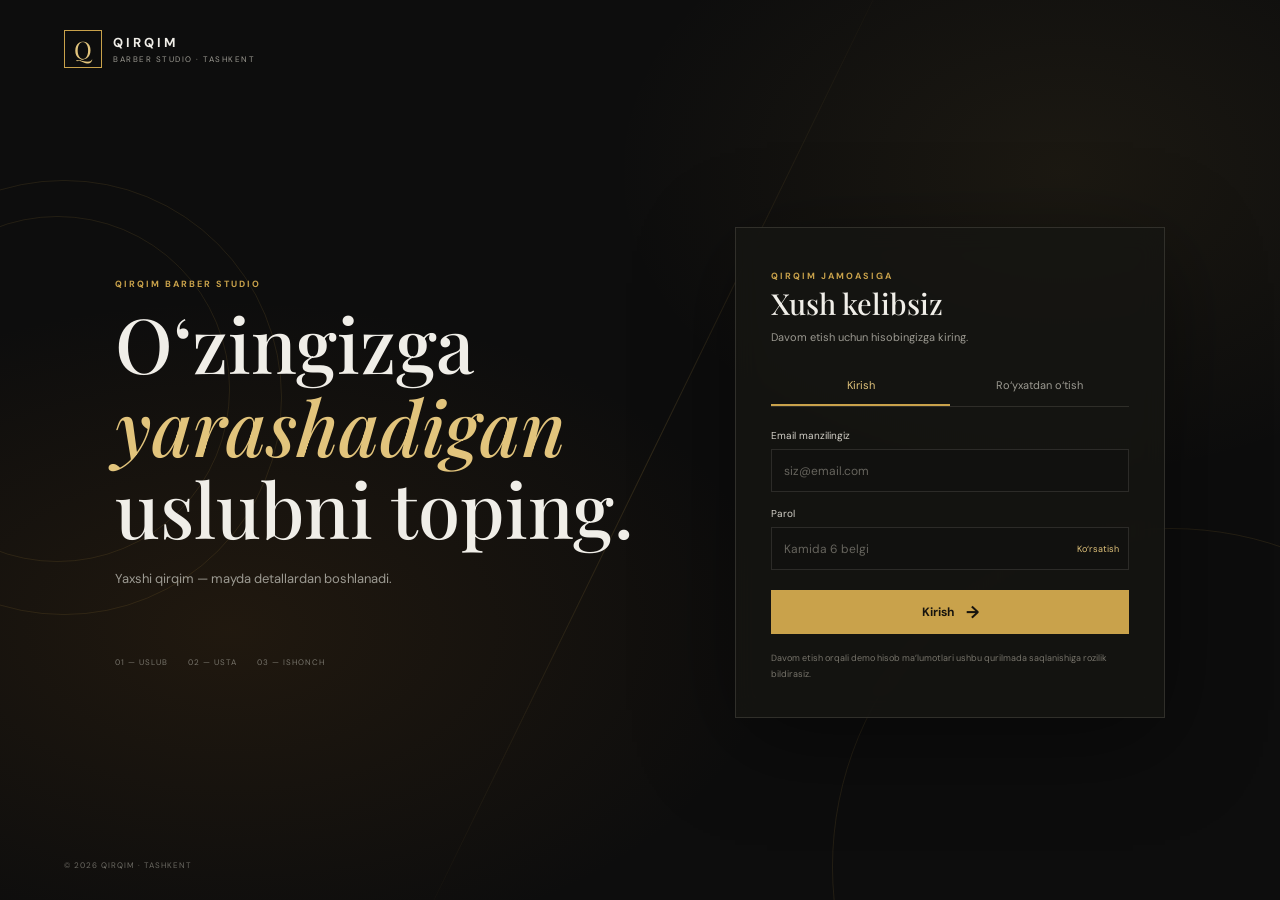
<file: Index.html>
<!doctype html>
<html lang="uz">
<head>
	<meta charset="utf-8">
	<meta name="viewport" content="width=device-width, initial-scale=1">
	<meta name="theme-color" content="#0d0d0d">
	<meta name="description" content="Qirqim — sartaroshxona uslublari galereyasi va navbat olish.">
	<title>Qirqim — Barbershop Studio</title>
	<link rel="preconnect" href="https://fonts.googleapis.com">
	<link rel="preconnect" href="https://fonts.gstatic.com" crossorigin>
	<link href="https://fonts.googleapis.com/css2?family=DM+Sans:wght@400;500;600;700&family=Playfair+Display:wght@500;600;700&display=swap" rel="stylesheet">
	<link rel="stylesheet" href="css/style.css">
	<script src="js/trail.js" defer></script>
	<script src="js/app.js" defer></script>
</head>
<body class="app-page">
	<canvas class="mouse-trail" aria-hidden="true"></canvas>
	<main class="app-shell" hidden>
		<header class="masthead">
			<a class="brand" href="Index.html" aria-label="Qirqim bosh sahifasi">
				<span class="brand-mark" aria-hidden="true">Q</span>
				<span class="brand-copy"><strong>QIRQIM</strong><small>BARBER STUDIO · TASHKENT</small></span>
			</a>
			<div class="header-tools">
				<label class="search-box"><span aria-hidden="true">⌕</span><input id="search-input" type="search" placeholder="Uslub yoki usta izlash" aria-label="Uslub yoki usta izlash"></label>
				<button class="icon-button theme-toggle" id="theme-toggle" type="button" aria-label="Rang rejimini almashtirish" title="Rang rejimini almashtirish">☼</button>
				<button class="avatar-button" id="profile-button" type="button" aria-label="Profil va chiqish"></button>
			</div>
		</header>

		<section class="intro-band">
			<div class="intro-copy"><p class="eyebrow">USLUB — BU IMZO</p><h1>Yangi qiyofangiz<br><em>shu yerdan boshlanadi.</em></h1><p class="intro-note">Ustalar ishlarini kashf eting, yoqqanini saqlang va keyingi tashrifingizni rejalashtiring.</p></div>
			<div class="intro-stamp" aria-hidden="true"><span>EST.</span><strong>2018</strong><i>✳</i></div>
		</section>

		<section class="feed-section page-view" id="view-feed" aria-labelledby="feed-heading">
			<div class="section-heading"><div><p class="eyebrow">STUDIYADAN</p><h2 id="feed-heading">So‘nggi ishlar</h2></div><button class="primary-button create-post-open" type="button"><span aria-hidden="true">＋</span> Post qo‘shish</button></div>
			<div class="feed-controls">
				<div class="filter-list" id="category-filters" aria-label="Kategoriya filtrlari"></div>
				<label class="sort-select"><span>Ko‘rsatish:</span><select id="sort-select" aria-label="Postlarni saralash"><option value="recent">Eng yangi</option><option value="popular">Eng mashhur</option></select></label>
			</div>
			<div class="post-grid" id="post-grid" aria-live="polite"></div>
			<p class="empty-state" id="empty-state" hidden>Bu bo‘limda hozircha post yo‘q.</p>
		</section>

		<section class="feed-section page-view" id="view-saved" aria-labelledby="saved-heading" hidden>
			<div class="section-heading"><div><p class="eyebrow">SIZ UCHUN</p><h2 id="saved-heading">Saqlanganlar</h2></div></div>
			<div class="post-grid" id="saved-grid"></div><p class="empty-state" id="saved-empty">Hali saqlangan ishlar yo‘q.</p>
		</section>

		<section class="booking-section page-view" id="view-booking" aria-labelledby="booking-heading" hidden>
			<div class="booking-copy"><p class="eyebrow">O‘ZINGIZGA VAQT AJRATING</p><h2 id="booking-heading">Navbat<br><em>oling.</em></h2><p>Uslubingizni tanlang, qolganini ustalarimizga qo‘yib bering.</p><div class="booking-detail"><span>⌖</span><div><strong>QIRQIM BARBER STUDIO</strong><small>Toshkent, Shota Rustaveli ko‘chasi</small></div></div></div>
			<form class="booking-form" id="booking-form">
				<label>Usta<select name="barber" required><option value="">Ustani tanlang</option><option>Azizbek Karimov</option><option>Jasur Olimov</option><option>Bekzod Rahimov</option></select></label>
				<label>Xizmat<select name="service" required><option value="">Xizmatni tanlang</option><option>Fade cut · 90 000 so‘m</option><option>Klassik qirqim · 80 000 so‘m</option><option>Soqol parvarishi · 50 000 so‘m</option><option>Soch + soqol · 130 000 so‘m</option></select></label>
				<div class="form-row"><label>Sana<input type="date" name="date" required></label><label>Vaqt<select name="time" required><option value="">Vaqt</option><option>10:00</option><option>11:30</option><option>13:00</option><option>14:30</option><option>16:00</option><option>17:30</option></select></label></div>
				<button class="primary-button" type="submit">Navbatni tasdiqlash <span aria-hidden="true">→</span></button>
				<p class="form-footnote">Bu demo bron. Tasdiqlash uchun studiyamiz siz bilan bog‘lanadi.</p>
			</form>
		</section>

		<section class="team-section page-view" id="view-team" aria-labelledby="team-heading" hidden>
			<div class="section-heading"><div><p class="eyebrow">QO‘LLARIDA SAN’AT</p><h2 id="team-heading">Ustalarimiz</h2></div></div>
			<div class="team-grid" id="team-grid"></div>
		</section>

		<footer class="site-footer"><span>© 2026 Qirqim Barber Studio</span><span>Yaxshi qirqim. Yaxshi kayfiyat.</span></footer>
	</main>

	<nav class="dock" aria-label="Asosiy navigatsiya">
		<button class="dock-link is-active" type="button" data-view="feed" aria-label="Lenta" aria-current="page"><span aria-hidden="true">⌂</span><small>Lenta</small></button>
		<button class="dock-link" type="button" data-view="saved" aria-label="Saqlanganlar"><span aria-hidden="true">♡</span><small>Saqlangan</small></button>
		<button class="dock-link dock-create create-post-open" type="button" aria-label="Yangi post"><span aria-hidden="true">＋</span></button>
		<button class="dock-link" type="button" data-view="booking" aria-label="Navbat olish"><span aria-hidden="true">◷</span><small>Navbat</small></button>
		<button class="dock-link" type="button" data-view="team" aria-label="Ustalar"><span aria-hidden="true">♙</span><small>Ustalar</small></button>
	</nav>

	<dialog class="modal" id="post-modal" aria-labelledby="post-modal-title">
		<form class="modal-content" id="post-form">
			<div class="modal-heading"><div><p class="eyebrow">STUDIYAGA ULASHING</p><h2 id="post-modal-title">Yangi post</h2></div><button class="icon-button modal-close" type="button" aria-label="Yopish">×</button></div>
			<label class="upload-field" for="post-image"><span class="upload-icon" aria-hidden="true">↥</span><strong>Rasm tanlang</strong><small>JPG yoki PNG · qurilmangizdan</small><img id="image-preview" alt="Tanlangan rasm ko‘rinishi" hidden></label>
			<input id="post-image" name="image" type="file" accept="image/*" required class="visually-hidden">
			<label>Sarlavha<input name="title" type="text" maxlength="60" placeholder="Masalan: Textured crop" required></label>
			<label>Kategoriya<select name="category" required><option value="">Kategoriyani tanlang</option><option>Fade</option><option>Undercut</option><option>Klassik</option><option>Soqol</option><option>Bolalar uchun</option></select></label>
			<button class="primary-button" type="submit">Postni ulashish <span aria-hidden="true">→</span></button>
		</form>
	</dialog>
	<dialog class="lightbox" id="lightbox" aria-label="Rasmni kattalashtirib ko‘rish"><button class="lightbox-close" type="button" aria-label="Yopish">×</button><img id="lightbox-image" alt=""></dialog>
	<div class="toast-region" id="toast-region" aria-live="polite" aria-atomic="true"></div>
</body>
</html>
</file>
<file: css/style.css>
:root {
  color-scheme: dark;
  --ink: #0d0d0d;
  --surface: #151513;
  --surface-raised: #1d1c19;
  --line: rgba(235, 230, 216, .12);
  --text: #f0eee8;
  --muted: #9c9a92;
  --gold: #c9a24b;
  --gold-light: #e2c47c;
  --red: #d66b61;
  --serif: "Playfair Display", Georgia, serif;
  --sans: "DM Sans", sans-serif;
  font-family: var(--sans);
  background: var(--ink);
  color: var(--text);
  font-synthesis: none;
  text-rendering: optimizeLegibility;
}

* { box-sizing: border-box; }
html { min-width: 320px; scroll-behavior: smooth; }
body { min-width: 320px; margin: 0; background: var(--ink); color: var(--text); font-family: var(--sans); }
button, input, select { font: inherit; }
button { color: inherit; }
button:focus-visible, a:focus-visible, input:focus-visible, select:focus-visible { outline: 2px solid var(--gold-light); outline-offset: 3px; }
[hidden] { display: none !important; }
.mouse-trail { position: fixed; inset: 0; width: 100%; height: 100%; z-index: 20; pointer-events: none; }
.app-shell { width: min(1120px, calc(100% - 44px)); margin: 0 auto; padding-bottom: 125px; animation: page-in .6s ease both; }
.masthead { min-height: 84px; border-bottom: 1px solid var(--line); display: flex; align-items: center; justify-content: space-between; gap: 20px; }
.brand, .auth-brand { display: inline-flex; align-items: center; gap: 11px; color: inherit; text-decoration: none; }
.brand-mark { width: 38px; height: 38px; border: 1px solid var(--gold); color: var(--gold-light); display: grid; place-items: center; font-family: var(--serif); font-size: 24px; }
.brand-copy { display: grid; gap: 3px; }
.brand-copy strong { font-size: 13px; letter-spacing: 3px; }
.brand-copy small { color: var(--muted); font-size: 8px; letter-spacing: 1.5px; }
.header-tools { display: flex; align-items: center; gap: 12px; }
.search-box { width: min(270px, 30vw); height: 38px; display: flex; align-items: center; gap: 8px; border-bottom: 1px solid var(--line); color: var(--muted); }
.search-box > span { font-size: 25px; line-height: 1; transform: rotate(-20deg); }
.search-box input { width: 100%; border: 0; outline: 0; color: var(--text); background: transparent; font-size: 12px; }
.search-box input::placeholder { color: #77766f; }
.icon-button, .avatar-button { width: 38px; height: 38px; border: 1px solid var(--line); border-radius: 50%; display: grid; place-items: center; background: transparent; cursor: pointer; transition: .2s ease; }
.icon-button:hover, .avatar-button:hover { border-color: var(--gold); color: var(--gold-light); }
.theme-toggle { font-size: 18px; }
.avatar-button { border-color: var(--gold); color: var(--gold-light); font-family: var(--serif); font-size: 16px; }
.intro-band { min-height: 330px; padding: 70px 6.5% 55px; border-bottom: 1px solid var(--line); position: relative; overflow: hidden; }
.intro-band::after { content: ""; position: absolute; width: 340px; height: 340px; right: 7%; top: -70px; border: 1px solid rgba(201,162,75,.16); border-radius: 50%; box-shadow: 0 0 0 36px rgba(201,162,75,.025), 0 0 0 72px rgba(201,162,75,.018); pointer-events: none; }
.eyebrow { margin: 0 0 12px; color: var(--gold); font-size: 9px; font-weight: 700; letter-spacing: 2px; }
h1, h2, p { margin-top: 0; }
.intro-copy h1, .auth-editorial h1 { margin: 0; font-family: var(--serif); font-size: clamp(36px, 5vw, 58px); font-weight: 500; line-height: 1.13; }
.intro-copy h1 em, .booking-copy h2 em, .auth-editorial h1 em { color: var(--gold-light); font-weight: 500; }
.intro-note { max-width: 390px; margin: 18px 0 0; color: var(--muted); font-size: 13px; line-height: 1.8; }
.intro-stamp { position: absolute; right: 12%; bottom: 42px; z-index: 1; display: grid; justify-items: center; color: var(--gold); transform: rotate(9deg); }
.intro-stamp span { font-size: 8px; letter-spacing: 3px; }
.intro-stamp strong { font-family: var(--serif); font-size: 27px; font-weight: 500; }
.intro-stamp i { font-style: normal; font-size: 17px; }
.feed-section, .team-section { padding-top: 48px; }
.section-heading { display: flex; align-items: end; justify-content: space-between; gap: 16px; margin-bottom: 27px; }
.section-heading .eyebrow { margin-bottom: 7px; }
.section-heading h2, .booking-copy h2 { margin: 0; font-family: var(--serif); font-size: 34px; font-weight: 500; }
.primary-button { min-height: 44px; padding: 0 18px; border: 1px solid var(--gold); background: var(--gold); color: #17140e; display: inline-flex; align-items: center; justify-content: center; gap: 12px; font-size: 12px; font-weight: 700; cursor: pointer; transition: background .2s, color .2s, transform .2s; }
.primary-button:hover { background: transparent; color: var(--gold-light); transform: translateY(-2px); }
.primary-button span { font-size: 17px; }
.feed-controls { display: flex; justify-content: space-between; align-items: center; gap: 16px; margin-bottom: 22px; }
.filter-list { display: flex; gap: 6px; overflow-x: auto; scrollbar-width: none; }
.filter-list::-webkit-scrollbar { display: none; }
.filter-button { flex: 0 0 auto; padding: 8px 13px; border: 1px solid transparent; background: transparent; color: var(--muted); font-size: 11px; cursor: pointer; }
.filter-button:hover, .filter-button.is-active { border-color: rgba(201,162,75,.55); color: var(--gold-light); }
.sort-select { display: flex; align-items: center; gap: 8px; flex: 0 0 auto; color: var(--muted); font-size: 10px; }
.sort-select select, .booking-form select, .booking-form input, .modal-content input:not([type=file]), .modal-content select { min-height: 40px; padding: 0 11px; border: 1px solid var(--line); border-radius: 0; color: var(--text); background: var(--surface); }
.sort-select select { padding: 0 8px; border: 0; font-size: 11px; }
.post-grid { display: grid; grid-template-columns: repeat(3, minmax(0, 1fr)); gap: 24px 18px; }
.post-card { min-width: 0; opacity: 0; transform: translateY(14px); transition: opacity .55s ease, transform .55s ease; }
.post-card.is-visible { opacity: 1; transform: translateY(0); }
.post-media { aspect-ratio: 4 / 4.65; position: relative; overflow: hidden; background: #22211d; cursor: zoom-in; }
.post-media > img { width: 100%; height: 100%; object-fit: cover; display: block; transition: transform .6s cubic-bezier(.2,.7,.2,1), filter .3s; }
.post-card:hover .post-media > img { transform: scale(1.045); filter: brightness(.82); }
.post-category { position: absolute; left: 12px; top: 12px; padding: 6px 9px; color: #fff; background: rgba(13,13,13,.7); font-size: 9px; letter-spacing: .8px; }
.double-like { position: absolute; inset: 0; display: grid; place-items: center; color: white; font-size: 72px; opacity: 0; transform: scale(.45); text-shadow: 0 4px 20px #000; pointer-events: none; }
.double-like.pop { animation: heart-pop .75s ease; }
.post-details { padding: 14px 1px 0; }
.post-title-row { display: flex; justify-content: space-between; align-items: start; gap: 8px; }
.post-title { margin: 0; font-family: var(--serif); font-size: 19px; font-weight: 500; }
.save-button { border: 0; padding: 0 2px; color: var(--muted); background: transparent; font-size: 21px; line-height: 1; cursor: pointer; }
.save-button.is-saved { color: var(--gold-light); }
.post-author { margin: 7px 0 13px; display: flex; align-items: center; gap: 8px; color: var(--muted); font-size: 10px; }
.author-avatar { width: 23px; height: 23px; display: grid; place-items: center; border: 1px solid rgba(201,162,75,.5); border-radius: 50%; color: var(--gold-light); font-family: var(--serif); font-size: 12px; }
.post-date { margin-left: auto; font-size: 9px; }
.post-actions { display: flex; align-items: center; gap: 15px; border-top: 1px solid var(--line); padding-top: 10px; }
.like-button, .comment-toggle { display: inline-flex; align-items: center; gap: 5px; padding: 0; border: 0; color: var(--muted); background: transparent; font-size: 11px; cursor: pointer; }
.like-button span { font-size: 19px; transition: transform .2s, color .2s; }
.like-button.is-liked { color: #df8374; }
.like-button.is-liked span { color: #df8374; animation: heart-pop .35s ease; }
.comment-toggle { margin-left: auto; }
.comments-panel { margin-top: 12px; padding-top: 10px; border-top: 1px solid var(--line); }
.comment-list { display: grid; gap: 9px; max-height: 120px; overflow: auto; }
.comment-item { display: grid; grid-template-columns: 1fr auto; gap: 4px; font-size: 10px; }
.comment-item p { grid-column: 1 / -1; margin: 0; color: #c7c4bc; line-height: 1.5; overflow-wrap: anywhere; }
.comment-meta { color: var(--gold-light); }
.comment-time { color: var(--muted); font-size: 9px; }
.comment-delete { grid-column: 2; grid-row: 1; padding: 0; border: 0; color: var(--muted); background: none; cursor: pointer; }
.comment-form { display: flex; gap: 7px; margin-top: 10px; }
.comment-form input { min-width: 0; flex: 1; padding: 8px 0; border: 0; border-bottom: 1px solid var(--line); color: var(--text); background: transparent; font-size: 10px; }
.comment-form button { border: 0; color: var(--gold-light); background: transparent; font-size: 10px; cursor: pointer; }
.empty-state { padding: 44px 0; color: var(--muted); text-align: center; font-family: var(--serif); font-size: 19px; }
.booking-section { min-height: 520px; padding: 70px 7%; display: grid; grid-template-columns: 1fr minmax(300px, 420px); gap: 12%; align-items: center; border-bottom: 1px solid var(--line); }
.booking-copy h2 { font-size: 52px; line-height: 1.15; }
.booking-copy > p:not(.eyebrow) { max-width: 290px; margin: 17px 0 35px; color: var(--muted); font-size: 12px; line-height: 1.8; }
.booking-detail { display: flex; align-items: center; gap: 12px; color: var(--gold-light); }
.booking-detail > span { font-size: 23px; }
.booking-detail div { display: grid; gap: 5px; }
.booking-detail strong { font-size: 9px; letter-spacing: 1px; }
.booking-detail small { color: var(--muted); font-size: 10px; }
.booking-form, .modal-content { display: grid; gap: 16px; }
.booking-form label, .modal-content > label:not(.upload-field) { display: grid; gap: 7px; color: #c9c6bd; font-size: 10px; }
.booking-form select, .booking-form input, .modal-content input:not([type=file]), .modal-content select { width: 100%; }
.booking-form select:focus, .booking-form input:focus, .modal-content input:focus, .modal-content select:focus { border-color: var(--gold); outline: none; }
.booking-form option, .modal-content option { background: var(--surface); }
.form-row { display: grid; grid-template-columns: 1fr 1fr; gap: 12px; }
.booking-form .primary-button { width: 100%; margin-top: 3px; }
.form-footnote { margin: -7px 0 0; color: var(--muted); font-size: 9px; line-height: 1.6; text-align: center; }
.team-grid { display: grid; grid-template-columns: repeat(3, 1fr); gap: 18px; }
.team-card { padding: 25px; border: 1px solid var(--line); background: linear-gradient(140deg, rgba(201,162,75,.06), transparent 55%); }
.team-portrait { width: 64px; height: 64px; margin-bottom: 22px; display: grid; place-items: center; border: 1px solid var(--gold); border-radius: 50%; color: var(--gold-light); font-family: var(--serif); font-size: 26px; }
.team-card h3 { margin: 0 0 5px; font-family: var(--serif); font-size: 21px; font-weight: 500; }
.team-card p { margin: 0; color: var(--muted); font-size: 10px; }
.team-rating { margin-top: 17px; color: var(--gold-light); font-size: 10px; }
.site-footer { display: flex; justify-content: space-between; gap: 12px; margin: 55px 0 20px; color: #6f6e68; font-size: 9px; letter-spacing: .3px; }
.dock { position: fixed; z-index: 10; bottom: max(20px, env(safe-area-inset-bottom)); left: 50%; transform: translateX(-50%); display: flex; align-items: center; gap: 5px; padding: 8px; border: 1px solid rgba(255,255,255,.13); border-radius: 18px; background: rgba(28,27,24,.82); box-shadow: 0 16px 45px rgba(0,0,0,.4); backdrop-filter: blur(18px); -webkit-backdrop-filter: blur(18px); }
.dock-link { width: 58px; height: 54px; display: grid; align-content: center; justify-items: center; gap: 2px; border: 0; border-radius: 12px; color: var(--muted); background: transparent; cursor: pointer; transition: transform .2s, color .2s, background .2s; }
.dock-link > span { font-size: 21px; line-height: 1; }
.dock-link small { font-size: 8px; }
.dock-link:hover { transform: translateY(-4px) scale(1.08); color: var(--gold-light); }
.dock-link.is-active { color: var(--gold-light); background: rgba(201,162,75,.12); }
.dock-link.dock-create { width: 53px; height: 53px; margin: -12px 3px 0; border: 1px solid var(--gold); border-radius: 50%; color: #16130d; background: var(--gold); }
.dock-link.dock-create span { font-size: 27px; }
.modal { width: min(460px, calc(100% - 28px)); max-height: 90vh; padding: 0; border: 1px solid var(--line); color: var(--text); background: var(--surface); }
.modal::backdrop { background: rgba(0,0,0,.76); backdrop-filter: blur(5px); }
.modal-content { padding: 27px; }
.modal-heading { display: flex; align-items: center; justify-content: space-between; margin-bottom: 5px; }
.modal-heading .eyebrow { margin-bottom: 5px; }
.modal-heading h2 { margin: 0; font-family: var(--serif); font-weight: 500; }
.modal-close { font-size: 24px; }
.upload-field { min-height: 130px; position: relative; display: grid; justify-items: center; align-content: center; gap: 6px; overflow: hidden; border: 1px dashed rgba(201,162,75,.55); color: var(--text); background: rgba(201,162,75,.035); cursor: pointer; }
.upload-field .upload-icon { color: var(--gold-light); font-size: 23px; }
.upload-field strong { font-size: 11px; }
.upload-field small { color: var(--muted); font-size: 9px; }
.upload-field img { position: absolute; inset: 0; width: 100%; height: 100%; object-fit: cover; }
.visually-hidden { position: absolute; width: 1px; height: 1px; overflow: hidden; clip: rect(0,0,0,0); white-space: nowrap; }
.lightbox { width: auto; max-width: min(92vw, 1000px); max-height: 92vh; padding: 0; overflow: visible; border: 0; background: transparent; }
.lightbox::backdrop { background: rgba(0,0,0,.92); }
.lightbox img { display: block; max-width: 90vw; max-height: 86vh; object-fit: contain; }
.lightbox-close { position: absolute; right: -40px; top: -40px; border: 0; color: white; background: none; font-size: 32px; cursor: pointer; }
.toast-region { position: fixed; z-index: 50; right: 20px; bottom: 95px; display: grid; gap: 8px; }
.toast { max-width: min(340px, calc(100vw - 40px)); padding: 12px 16px; border-left: 2px solid var(--gold); color: var(--text); background: #22211d; box-shadow: 0 8px 24px #0008; font-size: 11px; animation: toast-in .25s ease both; }
.toast.is-error { border-color: var(--red); }

/* Authentication */
.auth-page { min-height: 100svh; overflow-x: hidden; background: radial-gradient(ellipse at 18% 70%, rgba(120,76,23,.18), transparent 37%), radial-gradient(ellipse at 83% 19%, rgba(201,162,75,.08), transparent 30%), #0d0d0d; }
.auth-atmosphere { position: fixed; inset: 0; overflow: hidden; pointer-events: none; }
.auth-atmosphere > span { position: absolute; width: 34vw; aspect-ratio: 1; border: 1px solid rgba(201,162,75,.12); border-radius: 50%; animation: orbit 22s linear infinite; }
.auth-atmosphere > span:nth-child(1) { left: -12vw; top: 20vh; }
.auth-atmosphere > span:nth-child(2) { left: -9vw; top: 24vh; width: 27vw; animation-direction: reverse; animation-duration: 28s; }
.auth-atmosphere > span:nth-child(3) { right: -18vw; bottom: -34vh; width: 53vw; animation-duration: 35s; }
.auth-line { position: absolute; width: 1px; height: 130vh; top: -15vh; left: 51%; background: linear-gradient(transparent, rgba(201,162,75,.18), transparent); transform: rotate(26deg); }
.auth-brand { position: absolute; z-index: 2; left: max(5vw, 28px); top: 30px; }
.auth-layout { min-height: 100svh; position: relative; z-index: 1; width: min(1050px, calc(100% - 48px)); margin: auto; padding: 125px 0 80px; display: grid; grid-template-columns: 1fr minmax(340px, 430px); gap: 9%; align-items: center; }
.auth-editorial h1 { font-size: clamp(48px, 6vw, 76px); line-height: 1.09; }
.auth-editorial > p:last-of-type { max-width: 310px; margin-top: 20px; color: var(--muted); font-size: 13px; }
.auth-editorial-foot { margin-top: 70px; display: flex; gap: 20px; color: #77746b; font-size: 8px; letter-spacing: 1px; }
.auth-card { padding: 35px; border: 1px solid rgba(235,230,216,.13); background: rgba(22,21,18,.86); box-shadow: 0 24px 90px rgba(0,0,0,.42); backdrop-filter: blur(12px); }
.auth-card-heading .eyebrow { margin-bottom: 8px; }
.auth-card-heading h2 { margin: 0; font-family: var(--serif); font-size: 29px; font-weight: 500; }
.auth-card-heading p { margin: 8px 0 22px; color: var(--muted); font-size: 11px; }
.auth-tabs { display: grid; grid-template-columns: 1fr 1fr; border-bottom: 1px solid var(--line); margin-bottom: 22px; }
.auth-tab { padding: 12px 4px; border: 0; border-bottom: 2px solid transparent; color: var(--muted); background: transparent; font-size: 11px; cursor: pointer; }
.auth-tab.is-active { border-bottom-color: var(--gold); color: var(--gold-light); }
#auth-form { display: grid; gap: 15px; }
#auth-form > label { display: grid; gap: 7px; color: #d3d0c8; font-size: 10px; }
#auth-form input { width: 100%; height: 43px; padding: 0 12px; border: 1px solid var(--line); border-radius: 0; color: var(--text); background: #11110f; font-size: 12px; }
#auth-form input:focus { border-color: var(--gold); outline: none; }
#auth-form input::placeholder { color: #66645d; }
.password-wrap { position: relative; }
.password-wrap input { padding-right: 83px !important; }
.password-toggle { position: absolute; top: 0; right: 0; height: 43px; padding: 0 10px; border: 0; color: var(--gold-light); background: transparent; font-size: 9px; cursor: pointer; }
.auth-submit { width: 100%; margin-top: 5px; }
.auth-legal { margin: 17px 0 0; color: #77746b; font-size: 9px; line-height: 1.7; }
.auth-error { padding: 10px 12px; border-left: 2px solid var(--red); color: #edaaa2; background: rgba(214,107,97,.08); font-size: 10px; line-height: 1.5; }
.auth-copyright { position: absolute; left: max(5vw, 28px); bottom: 22px; color: #6b6962; font-size: 8px; letter-spacing: 1px; }

body.light-theme { --ink: #efede7; --surface: #fbfaf6; --surface-raised: #fff; --line: rgba(30,28,21,.14); --text: #211f1a; --muted: #77736a; color-scheme: light; }
body.light-theme .search-box input, body.light-theme .comment-form input { color: var(--text); }
body.light-theme .dock { background: rgba(250,248,241,.88); box-shadow: 0 12px 36px #0002; }
body.light-theme .post-category { background: rgba(25,24,20,.75); }
body.light-theme .comment-item p { color: #514f48; }
body.light-theme .sort-select select { color: var(--text); }
body.light-theme .toast { background: #fff; }

@keyframes page-in { from { opacity: 0; transform: translateY(8px); } to { opacity: 1; transform: translateY(0); } }
@keyframes heart-pop { 0% { opacity: 0; transform: scale(.45); } 45% { opacity: 1; transform: scale(1.2); } 100% { opacity: 0; transform: scale(1); } }
@keyframes toast-in { from { opacity: 0; transform: translateY(8px); } to { opacity: 1; transform: translateY(0); } }
@keyframes orbit { to { transform: rotate(360deg); } }

@media (max-width: 760px) {
  .app-shell { width: min(100% - 30px, 620px); padding-bottom: 115px; }
  .masthead { min-height: 70px; }
  .brand-mark { width: 34px; height: 34px; }
  .search-box { width: 38px; justify-content: center; border-bottom: 0; }
  .search-box > span { font-size: 23px; }
  .search-box input { position: absolute; width: 1px; height: 1px; opacity: 0; }
  .search-box:focus-within { position: absolute; z-index: 3; left: 15px; right: 15px; width: auto; padding: 0 12px; border: 1px solid var(--gold); background: var(--surface); }
  .search-box:focus-within input { position: static; width: 100%; height: 38px; opacity: 1; }
  .header-tools { gap: 6px; }
  .icon-button, .avatar-button { width: 34px; height: 34px; }
  .intro-band { min-height: 300px; padding: 58px 4% 46px; }
  .intro-band::after { right: -30%; top: -10px; }
  .intro-stamp { right: 10%; bottom: 24px; }
  .post-grid { grid-template-columns: repeat(2, minmax(0, 1fr)); gap: 22px 12px; }
  .post-title { font-size: 17px; }
  .post-media { aspect-ratio: 4 / 4.8; }
  .feed-section, .team-section { padding-top: 37px; }
  .section-heading h2 { font-size: 30px; }
  .feed-controls { display: grid; gap: 12px; }
  .sort-select { justify-self: end; }
  .booking-section { padding: 55px 4%; grid-template-columns: 1fr; gap: 36px; }
  .booking-copy h2 { font-size: 44px; }
  .booking-copy > p:not(.eyebrow) { margin-bottom: 20px; }
  .team-grid { grid-template-columns: 1fr; }
  .team-card { display: grid; grid-template-columns: 55px 1fr; column-gap: 15px; padding: 17px; }
  .team-portrait { width: 52px; height: 52px; grid-row: span 3; margin: 0; }
  .team-card h3 { align-self: end; font-size: 18px; }
  .team-rating { margin-top: 8px; }
  .site-footer { margin-top: 40px; }
  .auth-layout { width: min(480px, calc(100% - 36px)); min-height: 100svh; padding: 112px 0 65px; grid-template-columns: 1fr; gap: 28px; align-content: center; }
  .auth-editorial h1 { font-size: 44px; }
  .auth-editorial > p:last-of-type { margin: 12px 0 0; font-size: 11px; }
  .auth-editorial-foot { display: none; }
  .auth-card { padding: 25px 22px; }
  .auth-brand { left: 18px; top: 18px; }
  .auth-copyright { left: 18px; bottom: 12px; }
  .auth-atmosphere > span { width: 70vw; }
  .lightbox-close { right: 0; top: -42px; }
}
@media (max-width: 390px) {
  .app-shell { width: calc(100% - 24px); }
  .brand-copy small { letter-spacing: .8px; }
  .intro-copy h1 { font-size: 35px; }
  .intro-note { max-width: 280px; font-size: 11px; }
  .primary-button.create-post-open { padding: 0 11px; font-size: 10px; }
  .post-grid { gap: 20px 9px; }
  .post-title { font-size: 15px; }
  .post-author { gap: 5px; font-size: 9px; }
  .post-date { font-size: 8px; }
  .dock { gap: 1px; padding: 6px; }
  .dock-link { width: 51px; }
  .dock-link.dock-create { width: 47px; height: 47px; }
}
@media (prefers-reduced-motion: reduce) {
  *, *::before, *::after { scroll-behavior: auto !important; animation-duration: .01ms !important; animation-iteration-count: 1 !important; transition-duration: .01ms !important; }
  .mouse-trail { display: none; }
}
</file>
